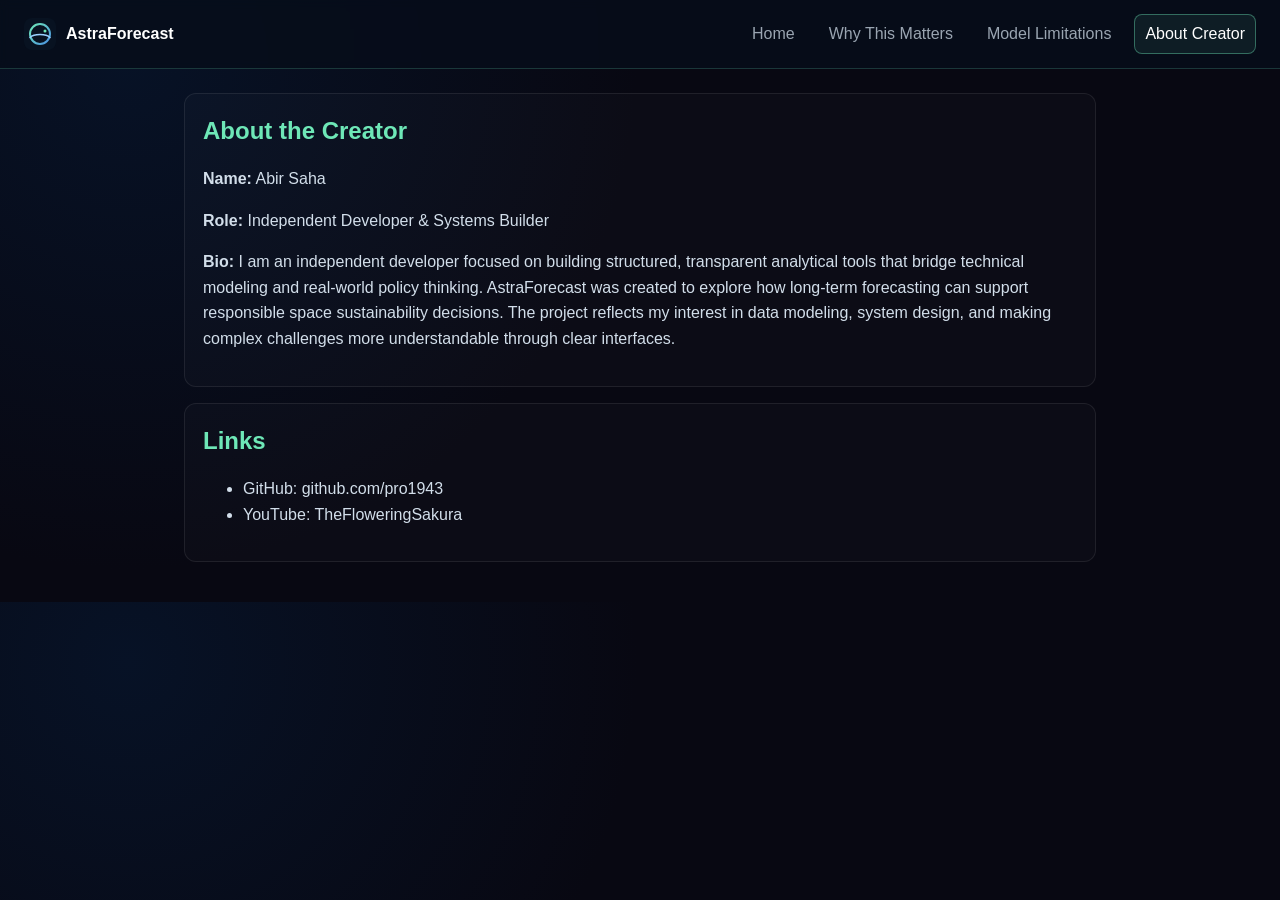
<file: about-creator.html>
<!doctype html>
<html lang="en">
  <head>
    <meta charset="utf-8" />
    <meta name="viewport" content="width=device-width,initial-scale=1" />
    <title>AstraForecast - About Creator</title>
    <link rel="icon" type="image/svg+xml" href="assets/favicon.svg" />
    <link rel="stylesheet" href="styles.css" />
  </head>
  <body>
    <header class="top-nav">
      <a class="brand" href="index.html">
        <img src="assets/logo.svg" alt="AstraForecast logo" class="brand-logo" />
        <span>AstraForecast</span>
      </a>
      <nav class="nav-links">
        <a href="index.html">Home</a>
        <a href="why-this-matters.html">Why This Matters</a>
        <a href="model-limitations.html">Model Limitations</a>
        <a href="about-creator.html" aria-current="page">About Creator</a>
      </nav>
    </header>

    <main class="container content-page">
      <section class="content-block">
        <h2>About the Creator</h2>
        <p><strong>Name:</strong> Abir Saha</p>
        <p><strong>Role:</strong> Independent Developer & Systems Builder</p>
        <p>
          <strong>Bio:</strong> I am an independent developer focused on building structured, 
          transparent analytical tools that bridge technical modeling and real-world policy thinking. 
          AstraForecast was created to explore how long-term forecasting can support responsible 
          space sustainability decisions. The project reflects my interest in data modeling, 
          system design, and making complex challenges more understandable through clear interfaces.
        </p>
      </section>

      <section class="content-block">
        <h2>Links</h2>
        <ul>
          <li>
            GitHub:
            <a href="https://github.com/pro1943" target="_blank" rel="noopener noreferrer">
              github.com/pro1943
            </a>
          </li>
          <li>
            YouTube:
            <a href="https://www.youtube.com/@TheFloweringSakura-u2x" target="_blank" rel="noopener noreferrer">
              TheFloweringSakura
            </a>
          </li>
        </ul>
      </section>
    </main>
  </body>
</html>
</file>
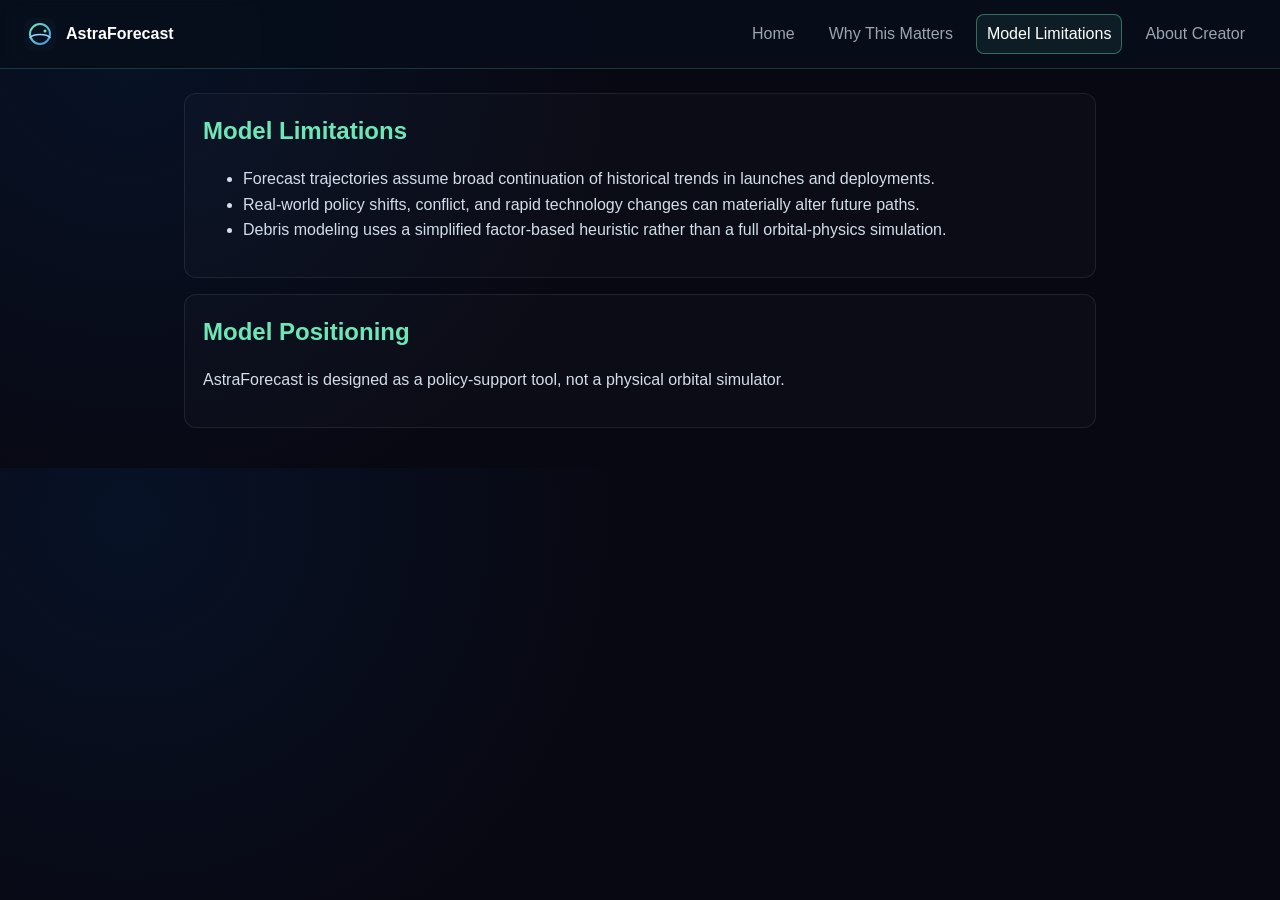
<file: model-limitations.html>
<!doctype html>
<html lang="en">
  <head>
    <meta charset="utf-8" />
    <meta name="viewport" content="width=device-width,initial-scale=1" />
    <title>AstraForecast - Model Limitations</title>
    <link rel="icon" type="image/svg+xml" href="assets/favicon.svg" />
    <link rel="stylesheet" href="styles.css" />
  </head>
  <body>
    <header class="top-nav">
      <a class="brand" href="index.html">
        <img src="assets/logo.svg" alt="AstraForecast logo" class="brand-logo" />
        <span>AstraForecast</span>
      </a>
      <nav class="nav-links">
        <a href="index.html">Home</a>
        <a href="why-this-matters.html">Why This Matters</a>
        <a href="model-limitations.html" aria-current="page">Model Limitations</a>
        <a href="about-creator.html">About Creator</a>
      </nav>
    </header>

    <main class="container content-page">
      <section class="content-block">
        <h2>Model Limitations</h2>
        <ul>
          <li>Forecast trajectories assume broad continuation of historical trends in launches and deployments.</li>
          <li>Real-world policy shifts, conflict, and rapid technology changes can materially alter future paths.</li>
          <li>Debris modeling uses a simplified factor-based heuristic rather than a full orbital-physics simulation.</li>
        </ul>
      </section>

      <section class="content-block">
        <h2>Model Positioning</h2>
        <p>AstraForecast is designed as a policy-support tool, not a physical orbital simulator.</p>
      </section>
    </main>
  </body>
</html>
</file>
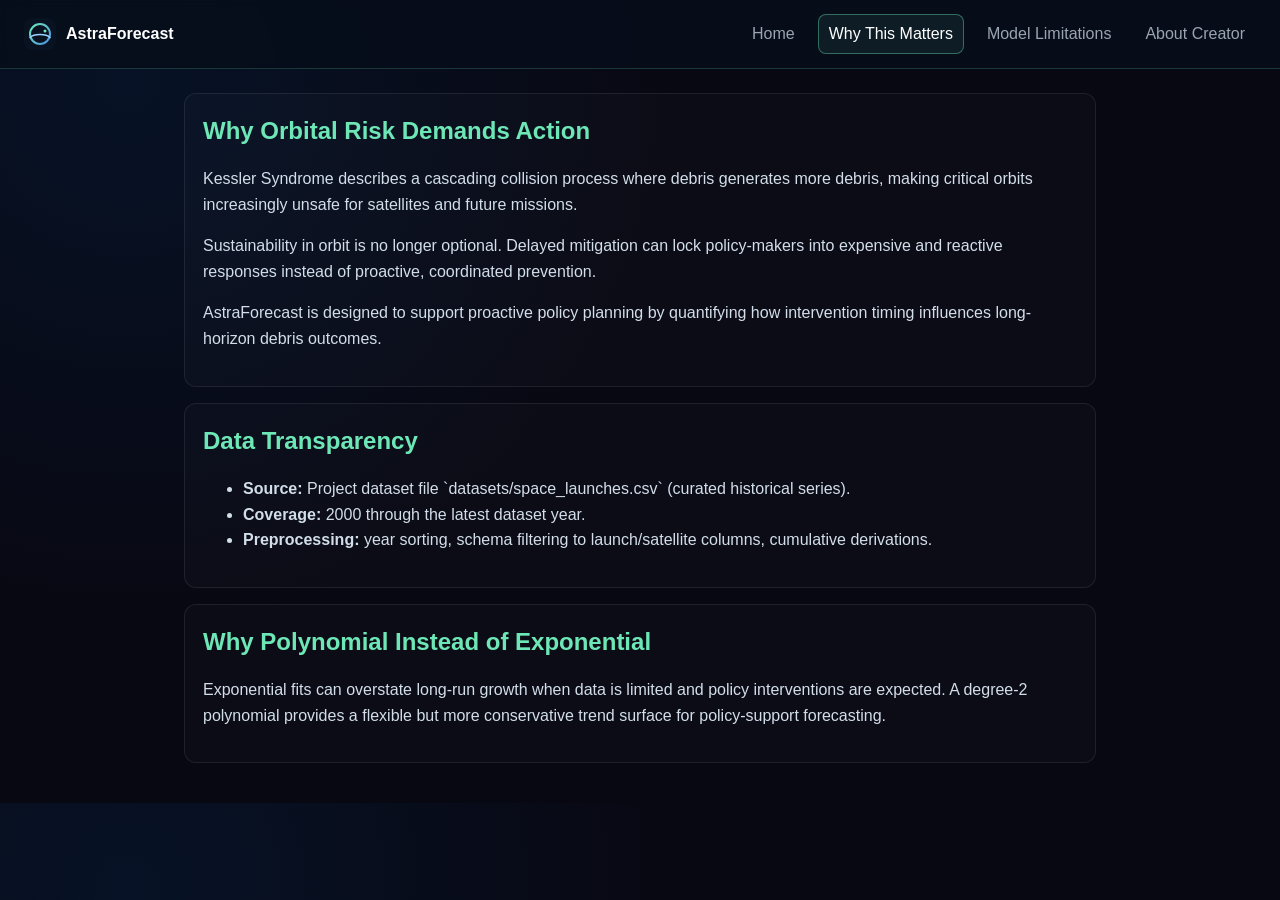
<file: why-this-matters.html>
<!doctype html>
<html lang="en">
  <head>
    <meta charset="utf-8" />
    <meta name="viewport" content="width=device-width,initial-scale=1" />
    <title>AstraForecast - Why This Matters</title>
    <link rel="icon" type="image/svg+xml" href="assets/favicon.svg" />
    <link rel="stylesheet" href="styles.css" />
  </head>
  <body>
    <header class="top-nav">
      <a class="brand" href="index.html">
        <img src="assets/logo.svg" alt="AstraForecast logo" class="brand-logo" />
        <span>AstraForecast</span>
      </a>
      <nav class="nav-links">
        <a href="index.html">Home</a>
        <a href="why-this-matters.html" aria-current="page">Why This Matters</a>
        <a href="model-limitations.html">Model Limitations</a>
        <a href="about-creator.html">About Creator</a>
      </nav>
    </header>

    <main class="container content-page">
      <section class="content-block">
        <h2>Why Orbital Risk Demands Action</h2>
        <p>
          Kessler Syndrome describes a cascading collision process where debris generates more debris, making
          critical orbits increasingly unsafe for satellites and future missions.
        </p>
        <p>
          Sustainability in orbit is no longer optional. Delayed mitigation can lock policy-makers into expensive
          and reactive responses instead of proactive, coordinated prevention.
        </p>
        <p>
          AstraForecast is designed to support proactive policy planning by quantifying how intervention timing
          influences long-horizon debris outcomes.
        </p>
      </section>

      <section class="content-block">
        <h2>Data Transparency</h2>
        <ul>
          <li><strong>Source:</strong> Project dataset file `datasets/space_launches.csv` (curated historical series).</li>
          <li><strong>Coverage:</strong> 2000 through the latest dataset year.</li>
          <li><strong>Preprocessing:</strong> year sorting, schema filtering to launch/satellite columns, cumulative derivations.</li>
        </ul>
      </section>

      <section class="content-block">
        <h2>Why Polynomial Instead of Exponential</h2>
        <p>
          Exponential fits can overstate long-run growth when data is limited and policy interventions are expected.
          A degree-2 polynomial provides a flexible but more conservative trend surface for policy-support forecasting.
        </p>
      </section>
    </main>
  </body>
</html>
</file>
<file: styles.css>
:root {
  --bg: #080812;
  --bg-alt: #0f1720;
  --panel: #1a2332;
  --muted: #9aa5b1;
  --accent: #6ee7b7;
  --accent-blue: #4a90e2;
  --accent-red: #ff6b6b;
  --glass: rgba(255, 255, 255, 0.03);
}

* { box-sizing: border-box; }
body {
  margin: 0;
  background: radial-gradient(circle at 10% 10%, #071226 0%, var(--bg) 40%);
  color: #e6eef6;
  font-family: "Inter", "Segoe UI", Roboto, Arial, sans-serif;
  line-height: 1.6;
}
a { color: inherit; text-decoration: none; }
.hidden { display: none !important; }

#loading-overlay {
  position: fixed;
  inset: 0;
  background: rgba(0, 0, 0, 0.72);
  display: flex;
  align-items: center;
  justify-content: center;
  z-index: 1000;
}
#loading-overlay .spinner {
  width: 56px;
  height: 56px;
  border: 6px solid var(--glass);
  border-top-color: var(--accent);
  border-radius: 50%;
  animation: spin 1s linear infinite;
}
@keyframes spin { to { transform: rotate(360deg); } }

.top-nav {
  display: flex;
  justify-content: space-between;
  align-items: center;
  gap: 16px;
  padding: 14px 24px;
  border-bottom: 1px solid rgba(110, 231, 183, 0.2);
  background: rgba(6, 14, 26, 0.85);
  backdrop-filter: blur(4px);
  position: sticky;
  top: 0;
  z-index: 20;
}
.backend-warning {
  position: sticky;
  top: 61px;
  z-index: 19;
  width: 100%;
  padding: 10px 24px;
  background: #7f1d1d;
  color: #fee2e2;
  border-bottom: 1px solid #ef4444;
  font-size: 13px;
  font-weight: 700;
  text-align: center;
}
.brand {
  display: inline-flex;
  align-items: center;
  gap: 10px;
  font-weight: 700;
  color: #fff;
}
.brand-logo {
  width: 32px;
  height: 32px;
  border-radius: 8px;
}
.nav-links {
  display: flex;
  flex-wrap: wrap;
  gap: 12px;
}
.nav-links a {
  color: var(--muted);
  padding: 6px 10px;
  border-radius: 8px;
  border: 1px solid transparent;
}
.nav-links a:hover,
.nav-links a[aria-current="page"] {
  color: #fff;
  border-color: rgba(110, 231, 183, 0.4);
  background: rgba(110, 231, 183, 0.08);
}

.container {
  max-width: 1300px;
  margin: 0 auto;
  padding: 24px;
}
.hero {
  margin-bottom: 24px;
  padding: 20px 0;
  text-align: center;
  border-bottom: 2px solid rgba(110, 231, 183, 0.2);
}
.hero h1 {
  margin: 0;
  font-size: 42px;
  font-weight: 700;
  background: linear-gradient(135deg, #6ee7b7 0%, #4a90e2 100%);
  -webkit-background-clip: text;
  -webkit-text-fill-color: transparent;
}
.subtitle { color: var(--muted); margin: 10px 0 0; }

.card {
  background: linear-gradient(180deg, rgba(255,255,255,0.02), rgba(255,255,255,0.01));
  border: 1px solid rgba(255, 255, 255, 0.08);
  padding: 18px;
  border-radius: 12px;
  box-shadow: 0 8px 32px rgba(0, 0, 0, 0.2);
  margin-bottom: 20px;
}
.card h2 { margin: 0 0 12px; font-size: 18px; color: #fff; }
.helper-text { color: var(--muted); margin: 8px 0 0; font-size: 13px; }

.highlight-grid {
  display: grid;
  grid-template-columns: repeat(auto-fit, minmax(220px, 1fr));
  gap: 12px;
}
.highlight-item {
  background: rgba(110, 231, 183, 0.06);
  border: 1px solid rgba(110, 231, 183, 0.22);
  border-radius: 10px;
  padding: 14px;
}
.highlight-item .label { color: var(--muted); font-size: 13px; }
.highlight-item .value { color: var(--accent); font-size: 24px; font-weight: 700; margin-top: 4px; }

.split-visual-grid {
  display: grid;
  grid-template-columns: 1fr 1fr;
  gap: 18px;
}
.split-tabs {
  display: flex;
  gap: 10px;
  margin: 14px 0 16px;
  flex-wrap: wrap;
}
.split-tab-btn {
  padding: 8px 12px;
  border-radius: 999px;
  border: 1px solid rgba(154, 208, 255, 0.3);
  background: rgba(11, 22, 40, 0.65);
  color: #cfe6f5;
  cursor: pointer;
  font-size: 13px;
  font-weight: 600;
}
.split-tab-btn.active {
  background: linear-gradient(135deg, #6ee7b7 0%, #4a90e2 100%);
  color: #04111e;
  border-color: transparent;
}
.split-chart-frame {
  border: 1px solid rgba(154, 208, 255, 0.2);
  background: rgba(5, 15, 28, 0.45);
  border-radius: 10px;
  padding: 10px;
}
.split-title {
  margin: 0 0 10px;
  color: #cfe6f5;
  font-size: 15px;
  font-weight: 600;
}

.controls-panel {
  display: flex;
  gap: 20px;
  margin: 24px 0;
  padding: 16px;
  background: var(--glass);
  border: 1px solid rgba(110, 231, 183, 0.1);
  border-radius: 10px;
  flex-wrap: wrap;
  align-items: center;
}
.control-group {
  display: flex;
  align-items: center;
  gap: 12px;
}
.control-group label { font-size: 14px; font-weight: 600; color: var(--muted); min-width: 160px; }
.control-group input[type="range"] { width: 130px; cursor: pointer; accent-color: var(--accent); }
.control-group span { font-size: 13px; color: var(--accent); min-width: 80px; font-weight: 600; }

.btn-export,
.btn-mode {
  padding: 8px 14px;
  background: linear-gradient(135deg, var(--accent) 0%, #4a90e2 100%);
  color: var(--bg);
  border: none;
  border-radius: 6px;
  font-size: 13px;
  font-weight: 600;
  cursor: pointer;
}
.api-status {
  margin-left: auto;
  font-size: 12px;
  line-height: 1.2;
  padding: 8px 10px;
  border-radius: 8px;
  border: 1px solid rgba(154, 208, 255, 0.3);
  color: #cfe6f5;
  background: rgba(11, 22, 40, 0.55);
}
.api-status.is-live {
  color: #6ee7b7;
  border-color: rgba(110, 231, 183, 0.45);
}
.api-status.is-fallback {
  color: #ffd93d;
  border-color: rgba(255, 217, 61, 0.45);
}
.api-status.is-error {
  color: #ff9f9f;
  border-color: rgba(255, 107, 107, 0.45);
}

.info-tip {
  position: relative;
  display: inline-flex;
  justify-content: center;
  align-items: center;
  width: 18px;
  height: 18px;
  border-radius: 50%;
  border: 1px solid rgba(154, 208, 255, 0.5);
  color: #9ad0ff;
  font-size: 11px;
  margin-left: 6px;
  cursor: help;
}
.info-tip::after {
  content: attr(data-tip);
  position: absolute;
  bottom: 130%;
  left: 50%;
  transform: translateX(-50%);
  min-width: 200px;
  background: #0b1628;
  color: #d8e8f7;
  border: 1px solid rgba(154, 208, 255, 0.4);
  border-radius: 8px;
  padding: 8px 10px;
  font-size: 12px;
  line-height: 1.4;
  opacity: 0;
  pointer-events: none;
  transition: opacity 0.2s ease;
}
.info-tip:hover::after,
.info-tip:focus::after { opacity: 1; }

.metrics-grid {
  display: grid;
  grid-template-columns: repeat(auto-fit, minmax(200px, 1fr));
  gap: 16px;
  margin: 24px 0;
}
.metric-card {
  display: flex;
  align-items: center;
  gap: 16px;
  padding: 16px;
  background: linear-gradient(135deg, rgba(110, 231, 183, 0.05), rgba(74, 144, 226, 0.05));
  border: 1px solid rgba(110, 231, 183, 0.15);
  border-radius: 10px;
}
.metric-icon {
  width: 46px;
  height: 46px;
  border-radius: 999px;
  display: inline-flex;
  align-items: center;
  justify-content: center;
  color: #6ee7b7;
  background: rgba(110, 231, 183, 0.1);
  border: 1px solid rgba(110, 231, 183, 0.35);
}
.metric-icon svg {
  width: 24px;
  height: 24px;
}
.metric-content h3 { margin: 0; font-size: 12px; text-transform: uppercase; color: var(--muted); }
.metric-value { margin-top: 6px; font-size: 24px; font-weight: 700; color: var(--accent); }
.metric-subtitle { font-size: 11px; color: var(--muted); margin-top: 4px; }

.charts-container {
  display: grid;
  grid-template-columns: repeat(auto-fit, minmax(500px, 1fr));
  gap: 20px;
  margin: 24px 0;
}
canvas { width: 100% !important; height: 300px !important; }

.risk-explain-panel p { margin: 6px 0; color: #d4e4f4; }
.risk-explain-panel strong { color: var(--accent); }

.scenario-grid {
  display: grid;
  grid-template-columns: repeat(auto-fit, minmax(120px, 1fr));
  gap: 10px;
  margin-bottom: 16px;
}
.scenario-btn {
  padding: 10px 12px;
  background: rgba(110, 231, 183, 0.08);
  border: 1px solid rgba(110, 231, 183, 0.2);
  color: var(--muted);
  border-radius: 6px;
  cursor: pointer;
}
.scenario-btn.active {
  background: var(--accent);
  color: #071122;
  border-color: var(--accent);
  font-weight: 700;
}

.insights-text { line-height: 1.8; color: var(--muted); font-size: 14px; }
.insights-text strong { color: var(--accent); }

.content-page {
  max-width: 960px;
}
.content-block {
  background: rgba(255, 255, 255, 0.02);
  border: 1px solid rgba(255, 255, 255, 0.08);
  border-radius: 12px;
  padding: 18px;
  margin-bottom: 16px;
}
.content-block h2 { margin: 0 0 8px; color: var(--accent); }
.content-block p, .content-block li { color: #d2deea; }

@media (max-width: 900px) {
  .charts-container { grid-template-columns: 1fr; }
  .split-visual-grid { grid-template-columns: 1fr; }
}
@media (max-width: 768px) {
  .top-nav { flex-direction: column; align-items: flex-start; }
  .backend-warning { top: 102px; }
  .nav-links { width: 100%; }
  .hero h1 { font-size: 32px; }
  .metrics-grid { grid-template-columns: 1fr 1fr; }
  .controls-panel { flex-direction: column; align-items: stretch; }
  .control-group { flex-direction: column; align-items: stretch; }
  .control-group label { min-width: 100%; }
  .api-status { margin-left: 0; }
}
</file>
